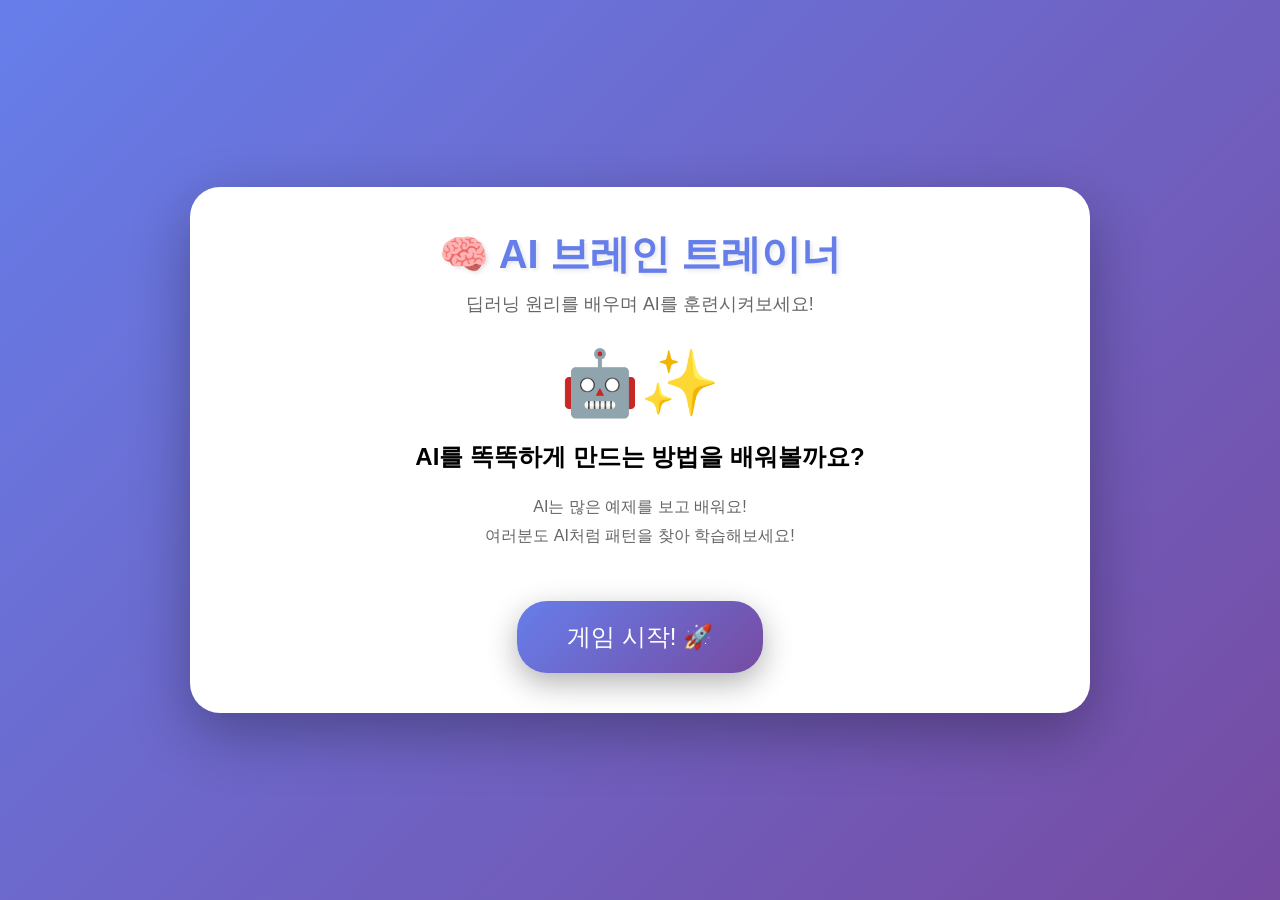
<file: deeplearning.html>
<!DOCTYPE html>
<html lang="ko">
<head>
    <meta charset="UTF-8">
    <meta name="viewport" content="width=device-width, initial-scale=1.0">
    <title>AI 브레인 트레이너</title>
    <style>
        * {
            margin: 0;
            padding: 0;
            box-sizing: border-box;
        }

        body {
            font-family: 'Arial', sans-serif;
            background: linear-gradient(135deg, #667eea 0%, #764ba2 100%);
            min-height: 100vh;
            display: flex;
            justify-content: center;
            align-items: center;
            padding: 20px;
        }

        .container {
            background: white;
            border-radius: 30px;
            padding: 40px;
            max-width: 900px;
            width: 100%;
            box-shadow: 0 20px 60px rgba(0,0,0,0.3);
        }

        h1 {
            text-align: center;
            color: #667eea;
            margin-bottom: 10px;
            font-size: 2.5em;
            text-shadow: 2px 2px 4px rgba(0,0,0,0.1);
        }

        .subtitle {
            text-align: center;
            color: #666;
            margin-bottom: 30px;
            font-size: 1.1em;
        }

        .game-info {
            display: flex;
            justify-content: space-around;
            margin-bottom: 30px;
            flex-wrap: wrap;
            gap: 15px;
        }

        .info-box {
            background: linear-gradient(135deg, #ffecd2 0%, #fcb69f 100%);
            padding: 15px 30px;
            border-radius: 20px;
            text-align: center;
            box-shadow: 0 5px 15px rgba(0,0,0,0.1);
            flex: 1;
            min-width: 150px;
        }

        .info-label {
            font-size: 0.9em;
            color: #555;
            margin-bottom: 5px;
        }

        .info-value {
            font-size: 1.8em;
            font-weight: bold;
            color: #d63031;
        }

        .game-area {
            background: linear-gradient(135deg, #a8edea 0%, #fed6e3 100%);
            border-radius: 20px;
            padding: 30px;
            margin-bottom: 20px;
        }

        .stage-title {
            text-align: center;
            font-size: 1.5em;
            color: #2d3436;
            margin-bottom: 20px;
            font-weight: bold;
        }

        .description {
            background: white;
            padding: 15px;
            border-radius: 15px;
            margin-bottom: 20px;
            text-align: center;
            color: #555;
            line-height: 1.6;
        }

        .pattern-grid {
            display: grid;
            grid-template-columns: repeat(4, 1fr);
            gap: 15px;
            margin-bottom: 20px;
        }

        .pattern-item {
            aspect-ratio: 1;
            border-radius: 15px;
            display: flex;
            align-items: center;
            justify-content: center;
            font-size: 3em;
            cursor: pointer;
            transition: all 0.3s;
            box-shadow: 0 5px 15px rgba(0,0,0,0.2);
        }

        .pattern-item:hover {
            transform: scale(1.05);
        }

        .pattern-item.selected {
            border: 5px solid #00b894;
            transform: scale(0.95);
        }

        .choices {
            display: grid;
            grid-template-columns: repeat(2, 1fr);
            gap: 15px;
            margin-top: 20px;
        }

        .choice-btn {
            padding: 20px;
            border: none;
            border-radius: 15px;
            font-size: 1.2em;
            cursor: pointer;
            transition: all 0.3s;
            background: white;
            box-shadow: 0 5px 15px rgba(0,0,0,0.2);
            font-weight: bold;
        }

        .choice-btn:hover {
            transform: translateY(-5px);
            box-shadow: 0 10px 25px rgba(0,0,0,0.3);
        }

        .choice-btn.correct {
            background: #00b894;
            color: white;
        }

        .choice-btn.wrong {
            background: #d63031;
            color: white;
        }

        .next-btn {
            display: block;
            margin: 20px auto 0;
            padding: 15px 40px;
            background: linear-gradient(135deg, #667eea 0%, #764ba2 100%);
            color: white;
            border: none;
            border-radius: 25px;
            font-size: 1.2em;
            cursor: pointer;
            box-shadow: 0 5px 15px rgba(0,0,0,0.3);
            transition: all 0.3s;
        }

        .next-btn:hover {
            transform: translateY(-3px);
            box-shadow: 0 8px 20px rgba(0,0,0,0.4);
        }

        .feedback {
            text-align: center;
            margin-top: 20px;
            font-size: 1.3em;
            font-weight: bold;
            min-height: 30px;
        }

        .feedback.correct {
            color: #00b894;
        }

        .feedback.wrong {
            color: #d63031;
        }

        .leaderboard {
            background: linear-gradient(135deg, #ffecd2 0%, #fcb69f 100%);
            border-radius: 20px;
            padding: 20px;
            margin-top: 20px;
        }

        .leaderboard h3 {
            text-align: center;
            color: #2d3436;
            margin-bottom: 15px;
        }

        .leaderboard-item {
            background: white;
            padding: 10px 15px;
            border-radius: 10px;
            margin-bottom: 10px;
            display: flex;
            justify-content: space-between;
            align-items: center;
        }

        .rank {
            font-weight: bold;
            color: #667eea;
            font-size: 1.2em;
        }

        .celebration {
            position: fixed;
            top: 50%;
            left: 50%;
            transform: translate(-50%, -50%);
            font-size: 5em;
            animation: celebrate 0.5s ease-out;
            pointer-events: none;
            z-index: 1000;
        }

        @keyframes celebrate {
            0% { transform: translate(-50%, -50%) scale(0); opacity: 0; }
            50% { transform: translate(-50%, -50%) scale(1.2); opacity: 1; }
            100% { transform: translate(-50%, -50%) scale(1); opacity: 0; }
        }

        .hidden {
            display: none;
        }

        .start-screen {
            text-align: center;
        }

        .start-btn {
            padding: 20px 50px;
            background: linear-gradient(135deg, #667eea 0%, #764ba2 100%);
            color: white;
            border: none;
            border-radius: 30px;
            font-size: 1.5em;
            cursor: pointer;
            box-shadow: 0 10px 30px rgba(0,0,0,0.3);
            transition: all 0.3s;
            margin-top: 30px;
        }

        .start-btn:hover {
            transform: translateY(-5px);
            box-shadow: 0 15px 40px rgba(0,0,0,0.4);
        }

        .emoji {
            font-size: 4em;
            margin: 20px 0;
        }
    </style>
</head>
<body>
    <div class="container">
        <h1>🧠 AI 브레인 트레이너</h1>
        <p class="subtitle">딥러닝 원리를 배우며 AI를 훈련시켜보세요!</p>

        <div id="startScreen" class="start-screen">
            <div class="emoji">🤖✨</div>
            <h2>AI를 똑똑하게 만드는 방법을 배워볼까요?</h2>
            <p style="margin: 20px 0; color: #666; line-height: 1.8;">
                AI는 많은 예제를 보고 배워요!<br>
                여러분도 AI처럼 패턴을 찾아 학습해보세요!
            </p>
            <button class="start-btn" onclick="startGame()">게임 시작! 🚀</button>
        </div>

        <div id="gameScreen" class="hidden">
            <div class="game-info">
                <div class="info-box">
                    <div class="info-label">점수</div>
                    <div class="info-value" id="score">0</div>
                </div>
                <div class="info-box">
                    <div class="info-label">스테이지</div>
                    <div class="info-value" id="stage">1</div>
                </div>
                <div class="info-box">
                    <div class="info-label">연속 정답</div>
                    <div class="info-value" id="streak">0</div>
                </div>
            </div>

            <div class="game-area">
                <div class="stage-title" id="stageTitle">스테이지 1: 색깔 패턴 학습</div>
                <div class="description" id="description">
                    AI는 여러 예제를 보고 패턴을 찾아요! 같은 색깔을 찾아보세요.
                </div>
                <div id="gameContent"></div>
                <div class="feedback" id="feedback"></div>
            </div>

            <div class="leaderboard">
                <h3>🏆 최고 기록</h3>
                <div id="leaderboardContent">
                    <div class="leaderboard-item">
                        <span><span class="rank">🥇</span> 챔피언</span>
                        <span style="font-weight: bold;">500점</span>
                    </div>
                    <div class="leaderboard-item">
                        <span><span class="rank">🥈</span> 도전자</span>
                        <span style="font-weight: bold;">350점</span>
                    </div>
                    <div class="leaderboard-item">
                        <span><span class="rank">🥉</span> 초보자</span>
                        <span style="font-weight: bold;">200점</span>
                    </div>
                </div>
            </div>
        </div>
    </div>

    <script>
        let score = 0;
        let stage = 1;
        let streak = 0;
        let currentQuestion = null;

        const stages = [
            {
                title: "스테이지 1: 색깔 패턴 학습",
                description: "AI는 여러 예제를 보고 패턴을 찾아요! 같은 색깔을 찾아보세요.",
                type: "color",
                concept: "데이터 학습"
            },
            {
                title: "스테이지 2: 모양 분류하기",
                description: "AI는 비슷한 것들을 그룹으로 나눠요! 같은 종류의 이모지를 찾아보세요.",
                type: "shape",
                concept: "분류 (Classification)"
            },
            {
                title: "스테이지 3: 패턴 예측하기",
                description: "AI는 규칙을 찾아 다음을 예측해요! 패턴의 다음 순서를 맞춰보세요.",
                type: "pattern",
                concept: "예측 (Prediction)"
            }
        ];

        const colors = ['#ff6b6b', '#4ecdc4', '#45b7d1', '#feca57', '#ff9ff3', '#48dbfb', '#1dd1a1', '#ff6348'];
        const shapeGroups = [
            ['🐶', '🐱', '🐭', '🐹'],
            ['🍎', '🍊', '🍋', '🍌'],
            ['⚽', '🏀', '🎾', '🏐'],
            ['🚗', '🚕', '🚙', '🚌']
        ];

        function startGame() {
            document.getElementById('startScreen').classList.add('hidden');
            document.getElementById('gameScreen').classList.remove('hidden');
            loadStage();
        }

        function loadStage() {
            const stageData = stages[(stage - 1) % stages.length];
            document.getElementById('stageTitle').textContent = stageData.title;
            document.getElementById('description').textContent = stageData.description;
            
            if (stageData.type === 'color') {
                createColorGame();
            } else if (stageData.type === 'shape') {
                createShapeGame();
            } else if (stageData.type === 'pattern') {
                createPatternGame();
            }
        }

        function createColorGame() {
            const content = document.getElementById('gameContent');
            const targetColor = colors[Math.floor(Math.random() * colors.length)];
            currentQuestion = { answer: targetColor };

            let html = '<div class="pattern-grid">';
            const items = [targetColor, targetColor, targetColor];
            
            while (items.length < 8) {
                const randomColor = colors[Math.floor(Math.random() * colors.length)];
                if (randomColor !== targetColor) {
                    items.push(randomColor);
                }
            }
            
            items.sort(() => Math.random() - 0.5);

            items.forEach(color => {
                html += `<div class="pattern-item" style="background: ${color}"></div>`;
            });
            html += '</div>';

            html += '<div class="choices">';
            const choices = [targetColor];
            while (choices.length < 4) {
                const randomColor = colors[Math.floor(Math.random() * colors.length)];
                if (!choices.includes(randomColor)) {
                    choices.push(randomColor);
                }
            }
            choices.sort(() => Math.random() - 0.5);

            choices.forEach(color => {
                html += `<button class="choice-btn" style="background: ${color}" onclick="checkAnswer('${color}', '${targetColor}')">이 색깔!</button>`;
            });
            html += '</div>';

            content.innerHTML = html;
        }

        function createShapeGame() {
            const content = document.getElementById('gameContent');
            const groupIndex = Math.floor(Math.random() * shapeGroups.length);
            const targetGroup = shapeGroups[groupIndex];
            const targetShape = targetGroup[Math.floor(Math.random() * targetGroup.length)];
            
            currentQuestion = { answer: groupIndex, shape: targetShape };

            let html = `<div style="text-align: center; margin-bottom: 20px;">
                <div style="background: white; display: inline-block; padding: 20px 40px; border-radius: 15px; font-size: 4em;">
                    ${targetShape}
                </div>
                <p style="margin-top: 10px; font-weight: bold;">이것과 같은 종류를 찾으세요!</p>
            </div>`;

            html += '<div class="choices">';
            shapeGroups.forEach((group, index) => {
                const displayShape = group[Math.floor(Math.random() * group.length)];
                html += `<button class="choice-btn" onclick="checkAnswer(${index}, ${groupIndex})" style="font-size: 3em;">${displayShape}</button>`;
            });
            html += '</div>';

            content.innerHTML = html;
        }

        function createPatternGame() {
            const content = document.getElementById('gameContent');
            const patterns = [
                { seq: ['🌙', '⭐', '🌙', '⭐'], next: '🌙', opts: ['🌙', '⭐', '☀️', '🌈'] },
                { seq: ['🔴', '🔵', '🔴', '🔵'], next: '🔴', opts: ['🔴', '🔵', '🟢', '🟡'] },
                { seq: ['1️⃣', '2️⃣', '3️⃣', '4️⃣'], next: '5️⃣', opts: ['5️⃣', '1️⃣', '6️⃣', '3️⃣'] },
                { seq: ['⬆️', '➡️', '⬇️', '⬅️'], next: '⬆️', opts: ['⬆️', '➡️', '⬇️', '⬅️'] }
            ];

            const pattern = patterns[Math.floor(Math.random() * patterns.length)];
            currentQuestion = { answer: pattern.next };

            let html = '<div class="pattern-grid" style="grid-template-columns: repeat(4, 1fr);">';
            pattern.seq.forEach(item => {
                html += `<div class="pattern-item" style="background: white; font-size: 3em;">${item}</div>`;
            });
            html += '<div class="pattern-item" style="background: #ffeaa7; font-size: 3em;">❓</div>';
            html += '</div>';

            html += '<div class="choices">';
            pattern.opts.forEach(opt => {
                html += `<button class="choice-btn" onclick="checkAnswer('${opt}', '${pattern.next}')" style="font-size: 2em;">${opt}</button>`;
            });
            html += '</div>';

            content.innerHTML = html;
        }

        function checkAnswer(selected, correct) {
            const feedback = document.getElementById('feedback');
            const choices = document.querySelectorAll('.choice-btn');
            
            choices.forEach(btn => btn.disabled = true);

            if (String(selected) === String(correct)) {
                feedback.textContent = '정답입니다! 🎉';
                feedback.className = 'feedback correct';
                
                const points = 50 + (streak * 10);
                score += points;
                streak++;
                
                showCelebration('🎉');
                
                setTimeout(() => {
                    stage++;
                    document.getElementById('score').textContent = score;
                    document.getElementById('stage').textContent = stage;
                    document.getElementById('streak').textContent = streak;
                    feedback.textContent = '';
                    loadStage();
                }, 1500);
            } else {
                feedback.textContent = '아쉬워요! 다시 도전해보세요 💪';
                feedback.className = 'feedback wrong';
                streak = 0;
                document.getElementById('streak').textContent = streak;
                
                setTimeout(() => {
                    feedback.textContent = '';
                    choices.forEach(btn => btn.disabled = false);
                }, 1500);
            }
        }

        function showCelebration(emoji) {
            const celebration = document.createElement('div');
            celebration.className = 'celebration';
            celebration.textContent = emoji;
            document.body.appendChild(celebration);
            
            setTimeout(() => {
                celebration.remove();
            }, 500);
        }

        document.getElementById('score').textContent = score;
        document.getElementById('stage').textContent = stage;
        document.getElementById('streak').textContent = streak;
    </script>
</body>
</html>
</file>
